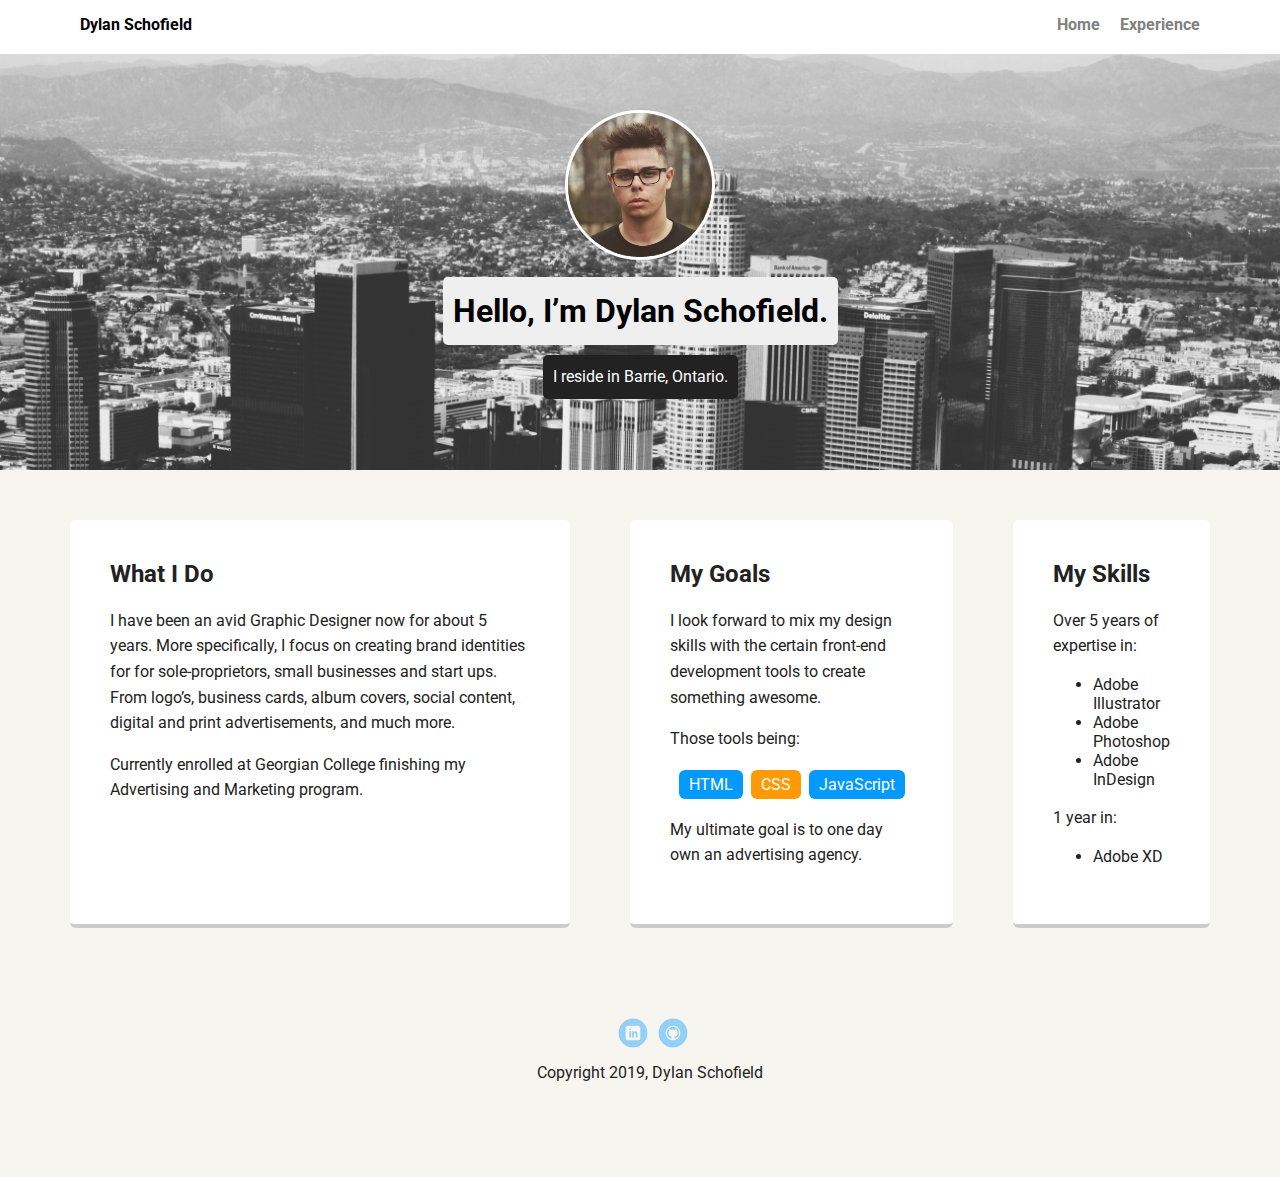
<file: Pages/Home/index.html>
<!doctype html>
<html lang="en">
<head>
  <meta charset="utf-8">
  <title>Dylan Schofield's Portfolio</title>
  <meta name="viewport" content="width=device-width, initial-scale=1.0">
  <link rel="stylesheet" href="styles.css">
  <link href="https://fonts.googleapis.com/css?family=Muli%7CRoboto:400,300,500,700,900" rel="stylesheet"></head>
  <body>

    <div class="main-nav">
        <ul class="nav">
          <li class="name">Dylan Schofield</li>
          <li><a href="index.html" class="home">Home</a></li>
          <li><a href="../../Pages/Experience/experience-page.html" class="experiencetext">Experience</a></li>
        </ul>
    </div>

    <header>
      <img src="../../images/headshot.jpg" alt="Picture of Dylan Schofield" class="profile-image">
      <h1 class="tag name">Hello, I’m Dylan Schofield.</h1>
      <p class="tag location">I reside in Barrie, Ontario.</p>
    </header>

    <main class="flex">
      <div class="card">
        <h2>What I Do</h2>
        <p>I have been an avid Graphic Designer now for about 5 years. More specifically, I focus on creating brand identities for for sole-proprietors, small businesses and start ups. From logo’s, business cards, album covers, social content, digital and print advertisements, and much more.</p>
        <p>Currently enrolled at Georgian College finishing my Advertising and Marketing program.</p>
      </div> 

      <div class="card">
        <h2>My Goals</h2>
        <p>I look forward to mix my design skills with the certain front-end development tools to create something awesome.</p>
        <p>Those tools being:</p>
        <ul class="skills">
          <li>HTML</li>
          <li>CSS</li>
          <li>JavaScript</li>
        </ul>
        <p>My ultimate goal is to one day own an advertising agency.</p>
      </div>

      <div class="card">
        <h2>My Skills</h2>
        <p>Over 5 years of expertise in:</p>
        <ul>
          <li>Adobe Illustrator</li>
          <li>Adobe Photoshop</li>
          <li>Adobe InDesign</li>
        </ul>
        <p>1 year in:</p>
        <ul>
          <li>Adobe XD</li>
        </ul>
      </div> 

    </main>
    
    
    <footer>
      <ul>
        <li><a href="https://www.linkedin.com/in/dylschofs/" target ="_blank" class="social linkedin">LinkedIn</a></li>
        <li><a href="https://github.com/dylschofs" target="_blank" class="social github">Github</a></li>
      </ul>
      <p class="copyright">Copyright 2019, Dylan Schofield</p>
    </footer>
  </body>
  </html>
</file>
<file: Pages/Home/styles.css>
/* Global Layout Set-up */
* { 
  box-sizing: border-box;
}
  
body {
  margin: 0;
  padding: 0;
  text-align: center;
  font-family: 'Roboto', sans-serif;
  color: #222;
  background: #f7f5f0;
}
/* Link Styles */

a {
  text-decoration: none;
  color: gray;
}
a:hover {
  color: black;
}

/* Section Styles */


.main-nav {
  width: 100%;
  background: white;
  min-height: 30px;
  padding: 10px;
  position: fixed;
  text-align: center;
}
.nav {
  display: flex;
  justify-content: space-around;
  font-weight: 700;
  list-style-type: none;
  margin: 0 auto;
  padding: 0;
}

.nav .name {
    display: block;
    margin-right: auto;
    color: black;
    
}

.name a:hover {
    color: gray;
}

.home a:hover {
  color: black;
}

.experiencetext a:hover {
  color: black;
}


.nav li {
  padding: 5px 10px 10px 10px;
}
.nav a {
  transition: all .5s;
}


header {
  text-align: center;
  background: url('../../images/la.png') no-repeat top center ;
  background-size: cover;
  overflow: hidden;
  padding-top: 60px;
}
header {
  line-height: 1.5;
}
header .profile-image {
  margin-top: 50px;
  width: 150px;
  height: 150px;
  border-radius: 50%;
  border: 3px solid white;
  transition: all .5s;
  
  
}
header .profile-image:hover {
  transform: scale(1.2) rotate(5deg);
}
.tag {
  background-color: #efefef;
  color: black;
  padding: 10px;
  border-radius: 5px;
  display: table;
  margin: 10px auto;
} 
.location {
  background-color: #222;
  color: white;
}
.card {
  margin: 30px;
  padding: 20px 40px 40px;
  max-width: 500px;
  text-align: left;
  background: #fff;
  border-bottom: 4px solid #ccc;
  border-radius: 6px;
  transition: all .5s;
}

.card:hover {
  border-color: black;
}

.experiencecard:hover {
  border-color: black;
}

ul.skills {
  padding: 0;
  text-align: center;
}

.skills li {
  border-radius: 6px;
  display: inline-block;
  background: #ff9904;
  color: white;
  padding: 5px 10px;
  margin: 2px;
}

.skills li:nth-child(odd) {
  background: #0399ff;
}

footer {
  width: 100%;
  min-height: 30px;
  padding: 20px 0 40px 20px;
}

footer .copyright {
  top: -8px;
  font-size: .75em;
}

footer ul {
  list-style-type: none;
  margin: 0;
  padding: 0;
}

footer ul li {
  display: inline-block;
}

a.social {
  display: inline-block;
  text-indent: -9999px;
  margin-left: 5px;
  width: 30px;
  height: 30px;
  background-size: 30px 30px;
  opacity: .4;
  transition: all .5s;
}

a.linkedin {
  background-image: url(../../images/linkedin.svg);
}
a.github {
  background-image: url(../../images/github.svg);
}
a.social:hover {
  opacity: 1;
}
.clearfix {
  clear: both;
}

/* Styles for larger screens */
@media screen and (min-width: 720px) {
  
  .flex {
      display: -ms-flexbox;      /* TWEENER - IE 10 */
      display: flex; 
      max-width: 1200px;
      -ms-flex-pack: distribute;
      justify-content: space-around;
      margin: 0 auto;
  }


  header {
    min-height: 470px;
  }

  .nav {
    max-width: 1200px;
    padding: 0 30px;
  }


  main {
    padding-top: 20px;
  }

  main p {
    line-height: 1.6em;
  }

  footer {
    font-size: 1.3em;
    max-width: 1200px;
    margin: 40px auto;
  }

}
</file>
